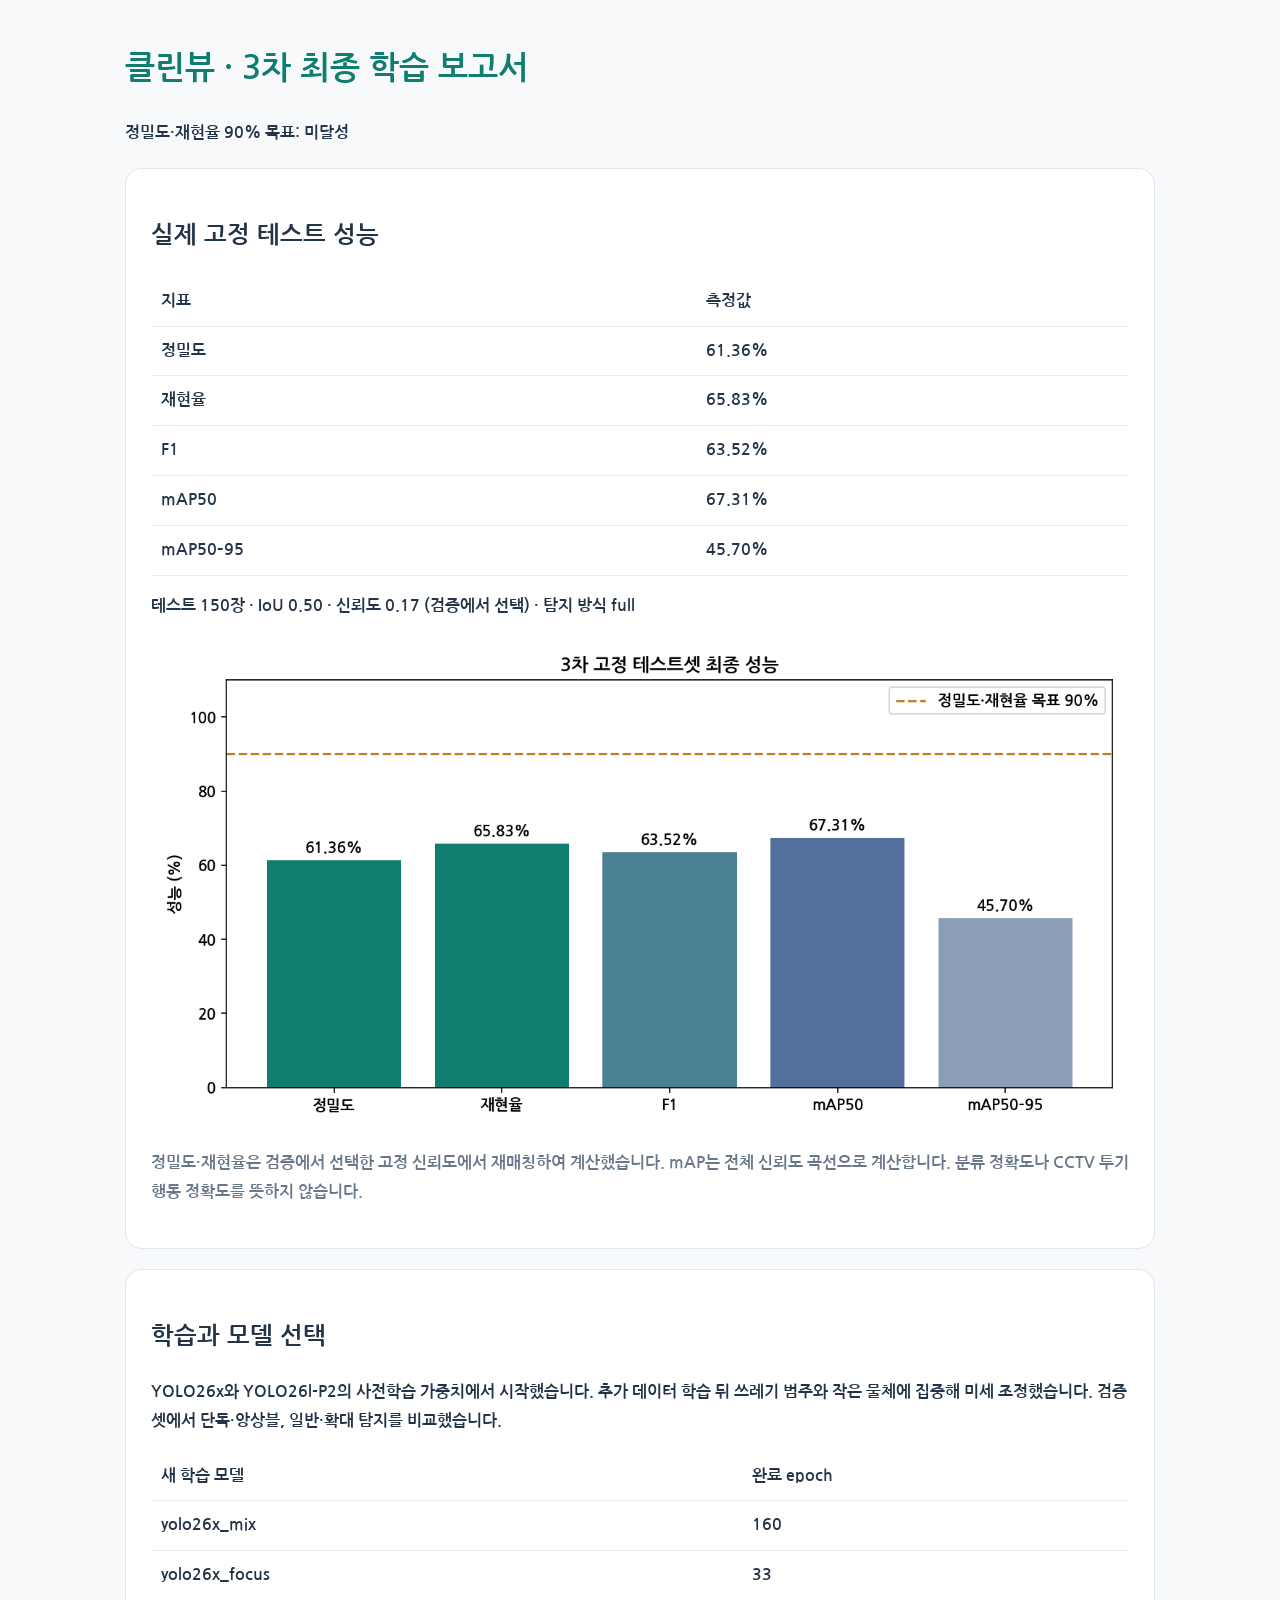
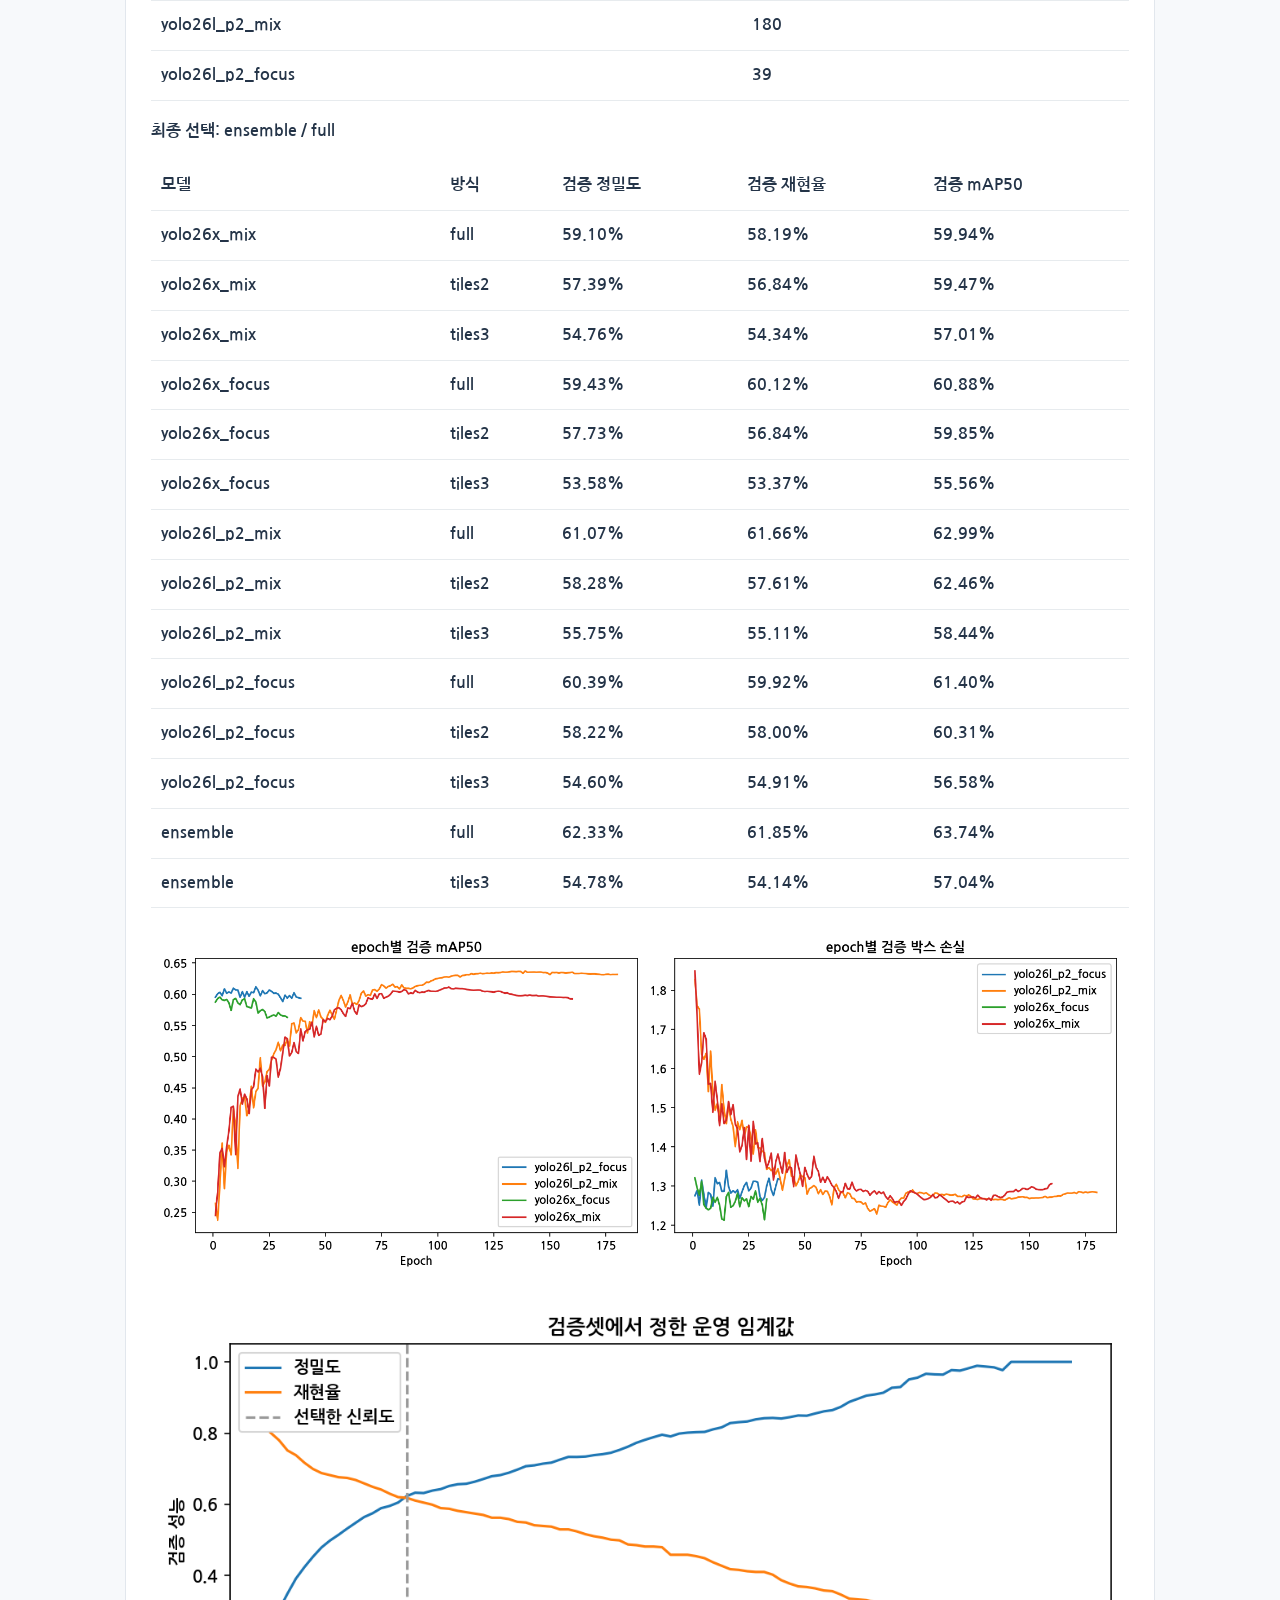
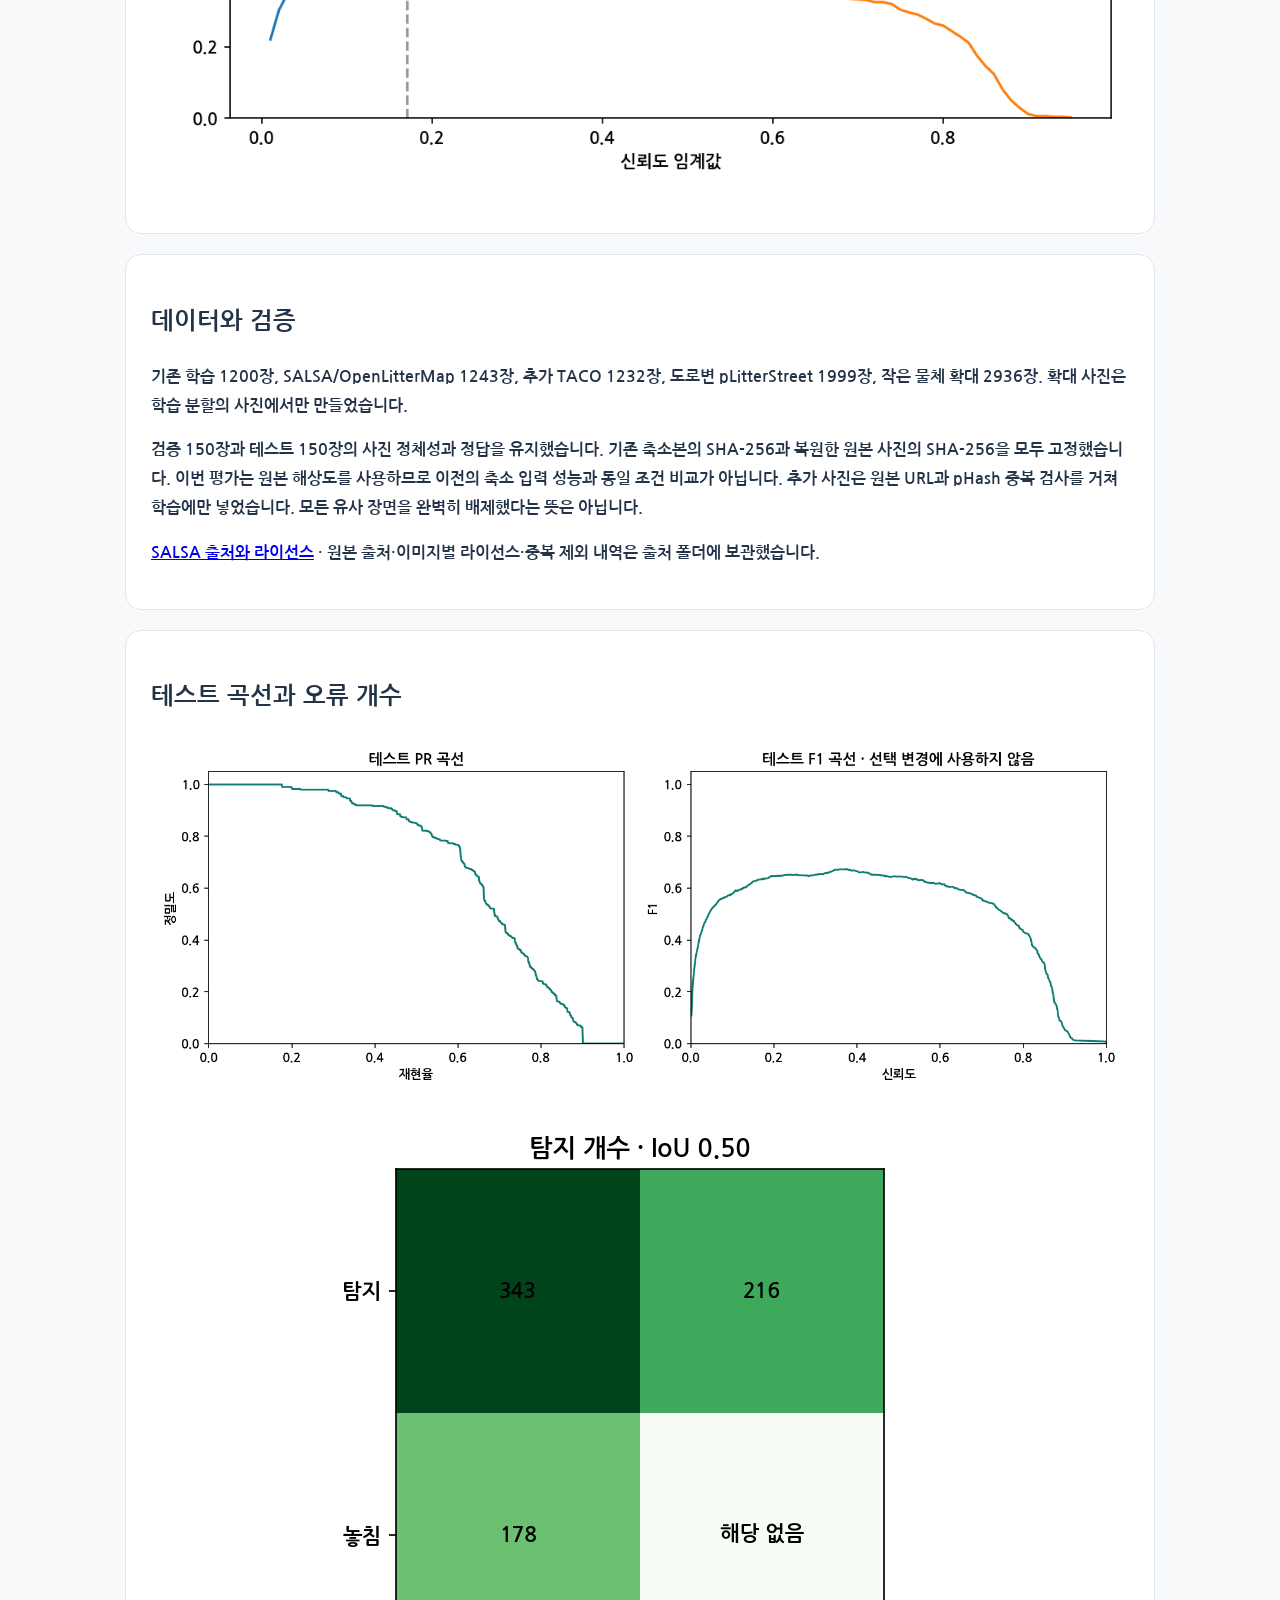
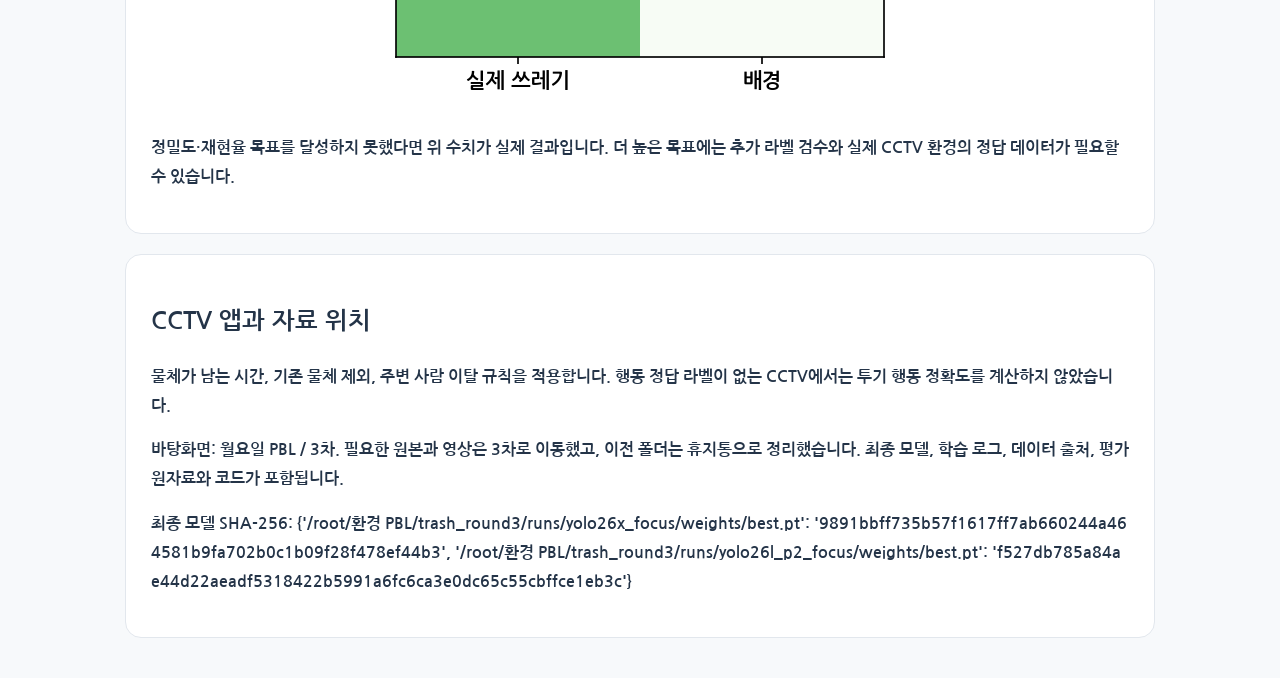
<file: 최종/최종/성능보고서/3차_최종보고서.html>
<!doctype html><html lang="ko"><meta charset="utf-8"><title>클린뷰 3차 최종 보고서</title><style>@font-face{font-family:Nanum;src:url(fonts/NanumGothic-Bold.ttf);font-weight:700}*{box-sizing:border-box;font-family:Nanum,sans-serif;font-weight:700}body{max-width:1080px;margin:40px auto;padding:0 25px;color:#243448;background:#f7f9fb;line-height:1.8}h1{color:#107d71}section{background:white;border:1px solid #e2e7ed;border-radius:16px;padding:25px;margin:20px 0}table{border-collapse:collapse;width:100%}td,th{text-align:left;padding:10px;border-bottom:1px solid #e7ebee}img{max-width:100%;display:block;margin:20px auto}.note{color:#68788b}code{word-break:break-all}</style>
    <h1>클린뷰 · 3차 최종 학습 보고서</h1><p>정밀도·재현율 90% 목표: <b>미달성</b></p>
    <section><h2>실제 고정 테스트 성능</h2><table><tr><th>지표</th><th>측정값</th></tr><tr><td>정밀도</td><td>61.36%</td></tr><tr><td>재현율</td><td>65.83%</td></tr><tr><td>F1</td><td>63.52%</td></tr><tr><td>mAP50</td><td>67.31%</td></tr><tr><td>mAP50–95</td><td>45.70%</td></tr></table><p>테스트 150장 · IoU 0.50 · 신뢰도 0.17 (검증에서 선택) · 탐지 방식 full</p><img src="최종성능.png"><p class="note">정밀도·재현율은 검증에서 선택한 고정 신뢰도에서 재매칭하여 계산했습니다. mAP는 전체 신뢰도 곡선으로 계산합니다. 분류 정확도나 CCTV 투기 행동 정확도를 뜻하지 않습니다.</p></section>
    <section><h2>학습과 모델 선택</h2><p>YOLO26x와 YOLO26l-P2의 사전학습 가중치에서 시작했습니다. 추가 데이터 학습 뒤 쓰레기 범주와 작은 물체에 집중해 미세 조정했습니다. 검증셋에서 단독·앙상블, 일반·확대 탐지를 비교했습니다.</p><table><tr><th>새 학습 모델</th><th>완료 epoch</th></tr><tr><td>yolo26x_mix</td><td>160</td></tr><tr><td>yolo26x_focus</td><td>33</td></tr><tr><td>yolo26l_p2_mix</td><td>180</td></tr><tr><td>yolo26l_p2_focus</td><td>39</td></tr></table><p>최종 선택: ensemble / full</p><table><tr><th>모델</th><th>방식</th><th>검증 정밀도</th><th>검증 재현율</th><th>검증 mAP50</th></tr><tr><td>yolo26x_mix</td><td>full</td><td>59.10%</td><td>58.19%</td><td>59.94%</td></tr><tr><td>yolo26x_mix</td><td>tiles2</td><td>57.39%</td><td>56.84%</td><td>59.47%</td></tr><tr><td>yolo26x_mix</td><td>tiles3</td><td>54.76%</td><td>54.34%</td><td>57.01%</td></tr><tr><td>yolo26x_focus</td><td>full</td><td>59.43%</td><td>60.12%</td><td>60.88%</td></tr><tr><td>yolo26x_focus</td><td>tiles2</td><td>57.73%</td><td>56.84%</td><td>59.85%</td></tr><tr><td>yolo26x_focus</td><td>tiles3</td><td>53.58%</td><td>53.37%</td><td>55.56%</td></tr><tr><td>yolo26l_p2_mix</td><td>full</td><td>61.07%</td><td>61.66%</td><td>62.99%</td></tr><tr><td>yolo26l_p2_mix</td><td>tiles2</td><td>58.28%</td><td>57.61%</td><td>62.46%</td></tr><tr><td>yolo26l_p2_mix</td><td>tiles3</td><td>55.75%</td><td>55.11%</td><td>58.44%</td></tr><tr><td>yolo26l_p2_focus</td><td>full</td><td>60.39%</td><td>59.92%</td><td>61.40%</td></tr><tr><td>yolo26l_p2_focus</td><td>tiles2</td><td>58.22%</td><td>58.00%</td><td>60.31%</td></tr><tr><td>yolo26l_p2_focus</td><td>tiles3</td><td>54.60%</td><td>54.91%</td><td>56.58%</td></tr><tr><td>ensemble</td><td>full</td><td>62.33%</td><td>61.85%</td><td>63.74%</td></tr><tr><td>ensemble</td><td>tiles3</td><td>54.78%</td><td>54.14%</td><td>57.04%</td></tr></table><img src="학습곡선.png"><img src="검증임계값.png"></section>
    <section><h2>데이터와 검증</h2><p>기존 학습 1200장, SALSA/OpenLitterMap 1243장, 추가 TACO 1232장, 도로변 pLitterStreet 1999장, 작은 물체 확대 2936장. 확대 사진은 학습 분할의 사진에서만 만들었습니다.</p><p>검증 150장과 테스트 150장의 사진 정체성과 정답을 유지했습니다. 기존 축소본의 SHA-256과 복원한 원본 사진의 SHA-256을 모두 고정했습니다. 이번 평가는 원본 해상도를 사용하므로 이전의 축소 입력 성능과 동일 조건 비교가 아닙니다. 추가 사진은 원본 URL과 pHash 중복 검사를 거쳐 학습에만 넣었습니다. 모든 유사 장면을 완벽히 배제했다는 뜻은 아닙니다.</p><p><a href="https://github.com/alinacherkas/salsa">SALSA 출처와 라이선스</a> · 원본 출처·이미지별 라이선스·중복 제외 내역은 출처 폴더에 보관했습니다.</p></section>
    <section><h2>테스트 곡선과 오류 개수</h2><img src="테스트곡선.png"><img src="탐지개수.png"><p>정밀도·재현율 목표를 달성하지 못했다면 위 수치가 실제 결과입니다. 더 높은 목표에는 추가 라벨 검수와 실제 CCTV 환경의 정답 데이터가 필요할 수 있습니다.</p></section>
    <section><h2>CCTV 앱과 자료 위치</h2><p>물체가 남는 시간, 기존 물체 제외, 주변 사람 이탈 규칙을 적용합니다. 행동 정답 라벨이 없는 CCTV에서는 투기 행동 정확도를 계산하지 않았습니다. </p><p>바탕화면: 월요일 PBL / 3차. 필요한 원본과 영상은 3차로 이동했고, 이전 폴더는 휴지통으로 정리했습니다. 최종 모델, 학습 로그, 데이터 출처, 평가 원자료와 코드가 포함됩니다.</p><p>최종 모델 SHA-256: <code>{&#x27;/root/환경 PBL/trash_round3/runs/yolo26x_focus/weights/best.pt&#x27;: &#x27;9891bbff735b57f1617ff7ab660244a464581b9fa702b0c1b09f28f478ef44b3&#x27;, &#x27;/root/환경 PBL/trash_round3/runs/yolo26l_p2_focus/weights/best.pt&#x27;: &#x27;f527db785a84ae44d22aeadf5318422b5991a6fc6ca3e0dc65c55cbffce1eb3c&#x27;}</code></p></section></html>
</file>
